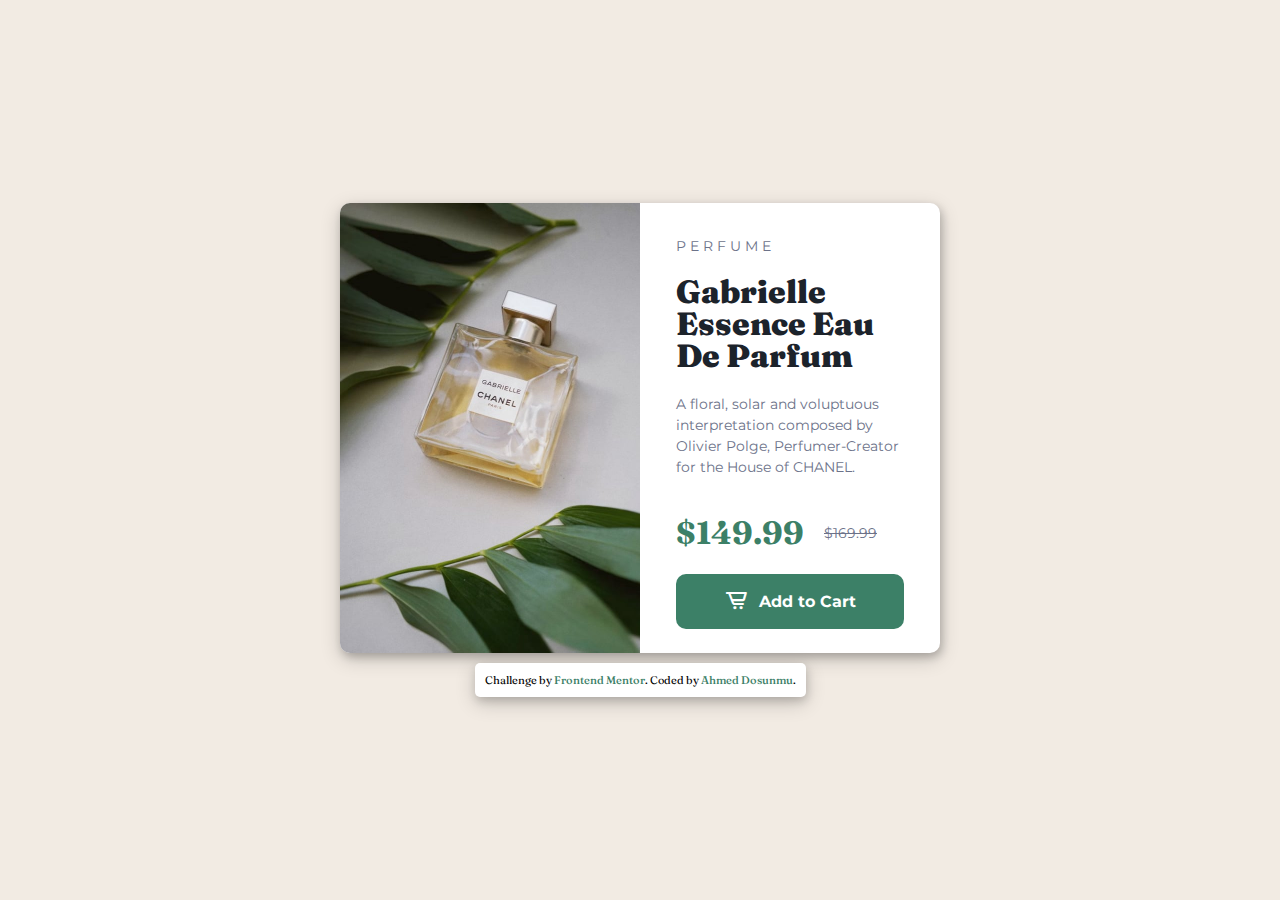
<file: Day-1/index.html>
<!DOCTYPE html>
<html lang="en">
  <head>
    <meta charset="UTF-8">
    <meta name="viewport" content="width=device-width, initial-scale=1.0"> <!-- displays site properly based on user's device -->
  
    <link rel="icon" type="image/png" sizes="32x32" href="./images/favicon-32x32.png">
    <link rel="stylesheet" href="style.css">
    <link href='https://unpkg.com/boxicons@2.1.4/css/boxicons.min.css' rel='stylesheet'> <!-- Imports icons from Boxicons website -->
    <link rel="preconnect" href="https://fonts.googleapis.com">
    <link rel="preconnect" href="https://fonts.gstatic.com" crossorigin>
    <link href="https://fonts.googleapis.com/css2?family=Fraunces:opsz,wght@9..144,700&display=swap" rel="stylesheet"> <!-- Imports 'Fraunces' font of font-weight 700 -->
    <link href="https://fonts.googleapis.com/css2?family=Montserrat:wght@500;700&display=swap" rel="stylesheet"> <!-- Imports 'Montserrat' font of font-weight 400 and 700 -->
    
   
    <title>Frontend Mentor | Product preview card component</title>
  
    <!-- Feel free to remove these styles or customise in your own stylesheet 👍 -->
  </head>
  <body>
    <main>
      <div class="container">
        <div class="wrapper">
  
          <div class="left">
            <img class="image img-desktop" src="images/image-product-desktop.jpg" alt="Gabrielle Chanel Perfume"> <!-- Image for desktop view -->
            <img class="image img-mobile" src="images/image-product-mobile.jpg" alt="Gabrielle Chanel Perfume"> <!--  Image for mobile view -->
          </div>
  
          <!-- End of image section -->
    
          <div class="right">
            <div class="content">
              <p class="hero">P E R F U M E</p>
              <h1 class="title"><b>Gabrielle Essence Eau De Parfum</b></h1>
              <p class="desc">
                A floral, solar and voluptuous interpretation composed by Olivier Polge, Perfumer-Creator for the House of CHANEL.
              </p>
    
              <div class="price">
                <h1 class="new-price">$149.99</h1>
                <p class="old-price">$169.99</p>
              </div>
            
              <a class="btn" href="#">
                <i class='bx bx-cart-alt bx-sm'></i>
                <span>Add to Cart</span>
              </a>
            </div>          
          </div>
        </div>
  
        <div class="attribution"> <!-- Copyright mark -->
          Challenge by <a href="https://www.frontendmentor.io?ref=challenge" target="_blank">Frontend Mentor</a>. Coded by <a href="https://twitter/DigitalDynamo24">Ahmed Dosunmu</a>.
        </div>
      </div>
  
      
    </main>
    
      
        
  </body>
</html>
</file>
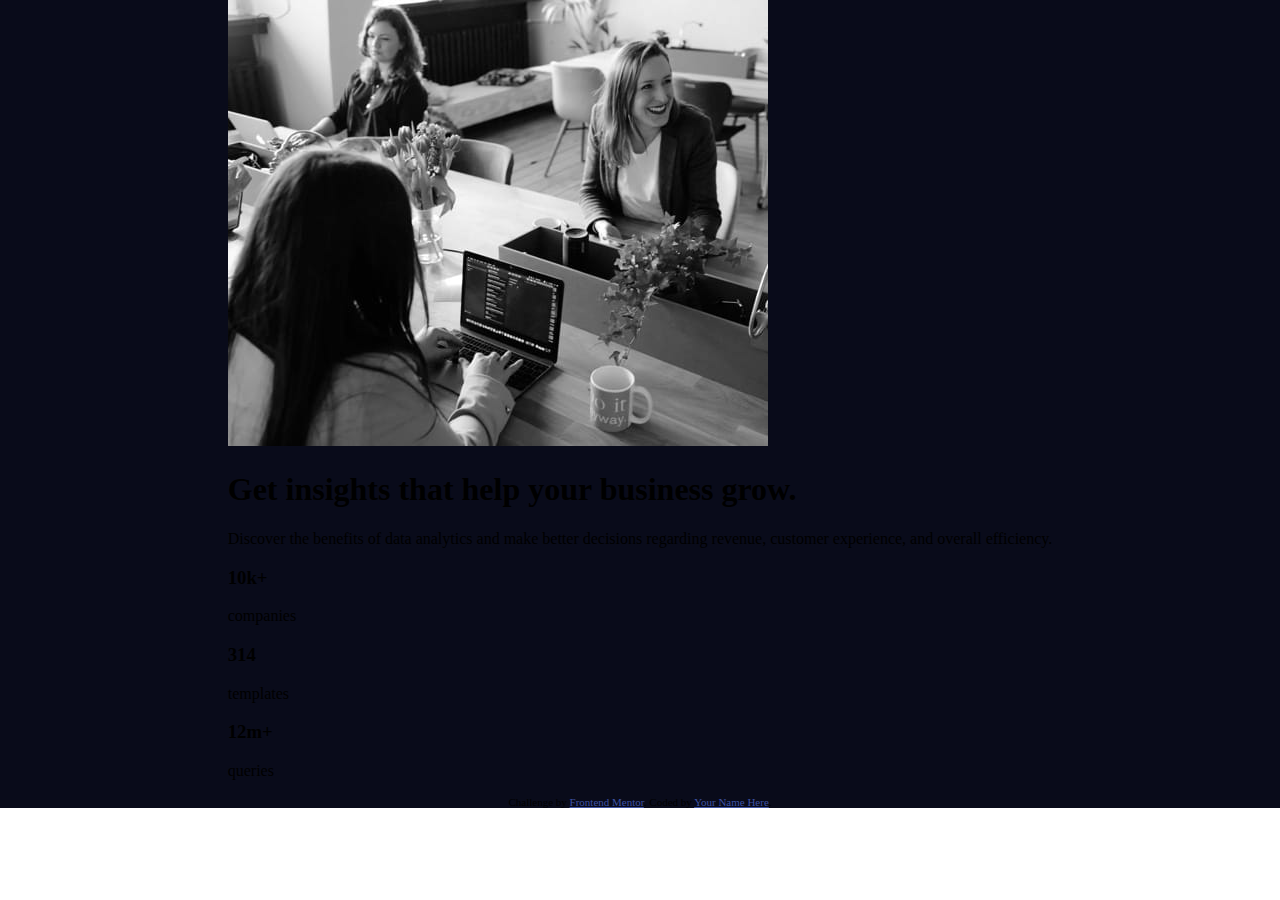
<file: Day-3/stats-preview-card-component-main/index.html>
<!DOCTYPE html>
<html lang="en">
<head>
  <meta charset="UTF-8">
  <meta name="viewport" content="width=device-width, initial-scale=1.0"> <!-- displays site properly based on user's device -->

  <link rel="icon" type="image/png" sizes="32x32" href="./images/favicon-32x32.png">
  <link rel="stylesheet" href="style.css">

  <link rel="preconnect" href="https://fonts.googleapis.com">
  <link rel="preconnect" href="https://fonts.gstatic.com" crossorigin>
  <link href="https://fonts.googleapis.com/css2?family=Outfit:wght@400;700&display=swap" rel="stylesheet">
  
  <title>Frontend Mentor | Stats preview card component</title>

  <!-- Feel free to remove these styles or customise in your own stylesheet 👍 -->
  <style>
    .attribution { font-size: 11px; text-align: center; }
    .attribution a { color: hsl(228, 45%, 44%); }
  </style>
</head>
<body>
  <main>
    <div class="container">
    
        <div class="right">
          <img src="images/image-header-desktop.jpg" alt="image-header">
        </div>
  
        <div class="left">
          <h1>Get insights that help your business grow.</h1>
  
          <p>
            Discover the benefits of data analytics and make better decisions regarding revenue, customer experience, and overall efficiency.
          </p>
  
          <div class="stats">
            <div class="stat1">
              <h3>10k+</h3>
              <p>companies</p>
            </div>
            <div class="stat2">
              <h3>314</h3>
              <p>templates</p>
            </div>
            <div class="stat3">
              <h3>12m+</h3>
              <p>queries</p>
            </div>
          </div>
        </div>

    </div>


    <div class="attribution">
      Challenge by <a href="https://www.frontendmentor.io?ref=challenge" target="_blank">Frontend Mentor</a>. 
      Coded by <a href="#">Your Name Here</a>.
    </div>
  </main>
</body>
</html>
</file>
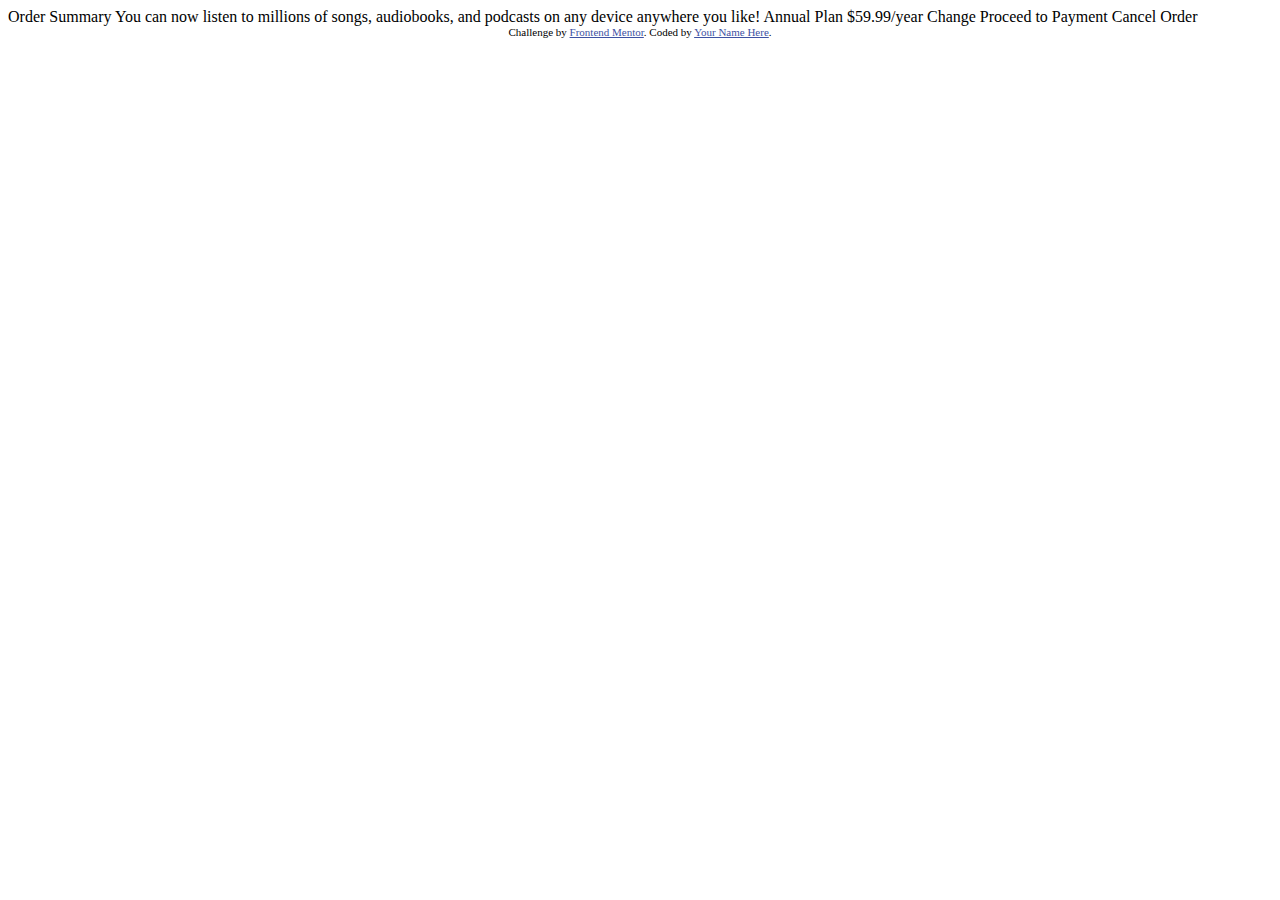
<file: Day-4/order-summary-component-main/index.html>
<!DOCTYPE html>
<html lang="en">
<head>
  <meta charset="UTF-8">
  <meta name="viewport" content="width=device-width, initial-scale=1.0"> <!-- displays site properly based on user's device -->

  <link rel="icon" type="image/png" sizes="32x32" href="./images/favicon-32x32.png">
  
  <title>Frontend Mentor | Order summary card</title>

  <!-- Feel free to remove these styles or customise in your own stylesheet 👍 -->
  <style>
    .attribution { font-size: 11px; text-align: center; }
    .attribution a { color: hsl(228, 45%, 44%); }
  </style>
</head>
<body>

  Order Summary

  You can now listen to millions of songs, audiobooks, and podcasts on any 
  device anywhere you like!

  Annual Plan
  $59.99/year

  Change

  Proceed to Payment
  Cancel Order
  
  <div class="attribution">
    Challenge by <a href="https://www.frontendmentor.io?ref=challenge" target="_blank">Frontend Mentor</a>. 
    Coded by <a href="#">Your Name Here</a>.
  </div>
</body>
</html>
</file>
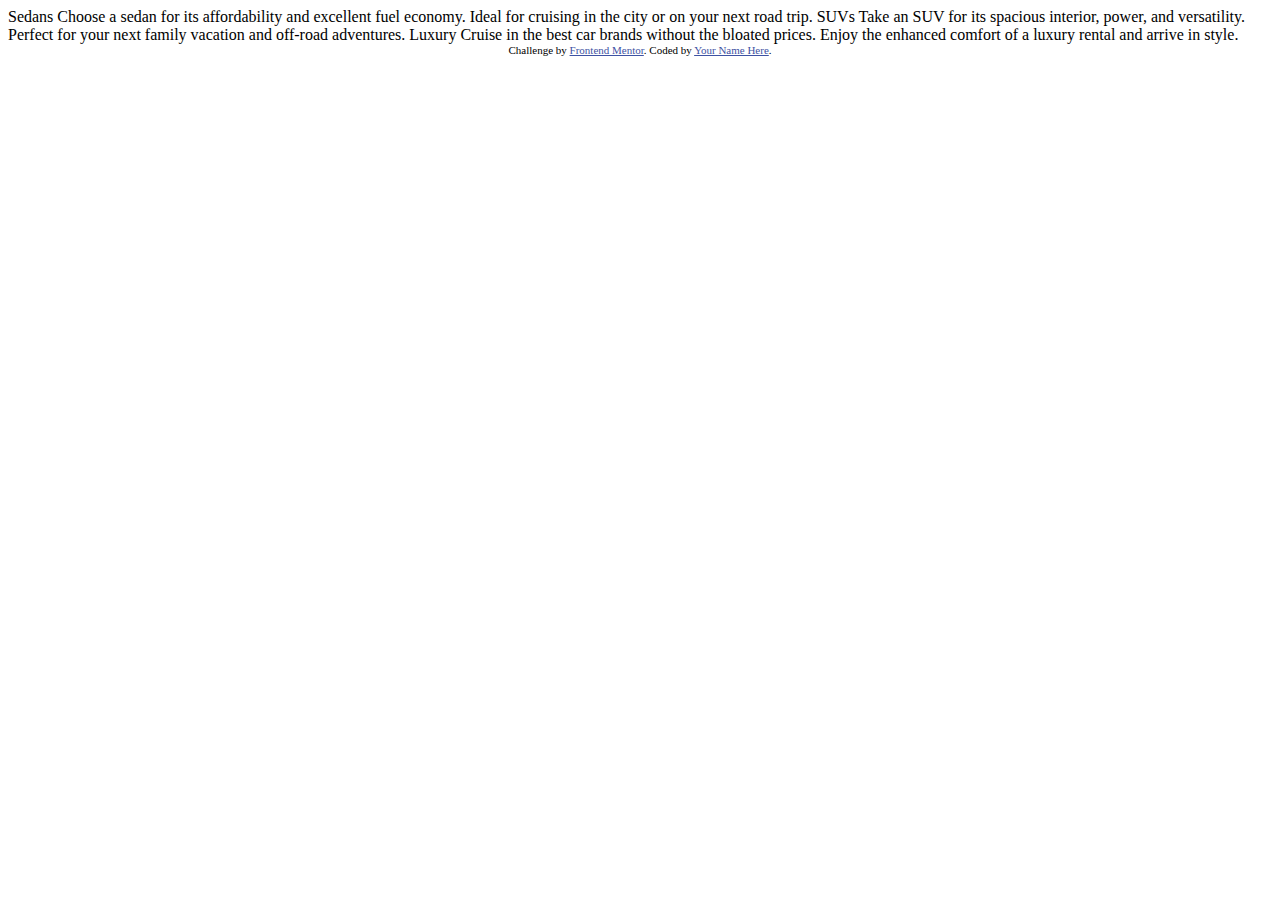
<file: Day-5/3-column-preview-card-component-main/index.html>
<!DOCTYPE html>
<html lang="en">
<head>
  <meta charset="UTF-8">
  <meta name="viewport" content="width=device-width, initial-scale=1.0"> <!-- displays site properly based on user's device -->

  <link rel="icon" type="image/png" sizes="32x32" href="./images/favicon-32x32.png">
  
  <title>Frontend Mentor | 3-column preview card component</title>

  <!-- Feel free to remove these styles or customise in your own stylesheet 👍 -->
  <style>
    .attribution { font-size: 11px; text-align: center; }
    .attribution a { color: hsl(228, 45%, 44%); }
  </style>
</head>
<body>
  
  Sedans
  Choose a sedan for its affordability and excellent fuel economy. Ideal for cruising in the city 
  or on your next road trip.

  SUVs
  Take an SUV for its spacious interior, power, and versatility. Perfect for your next family vacation 
  and off-road adventures.

  Luxury
  Cruise in the best car brands without the bloated prices. Enjoy the enhanced comfort of a luxury 
  rental and arrive in style.
  
  <div class="attribution">
    Challenge by <a href="https://www.frontendmentor.io?ref=challenge" target="_blank">Frontend Mentor</a>. 
    Coded by <a href="#">Your Name Here</a>.
  </div>
</body>
</html>
</file>
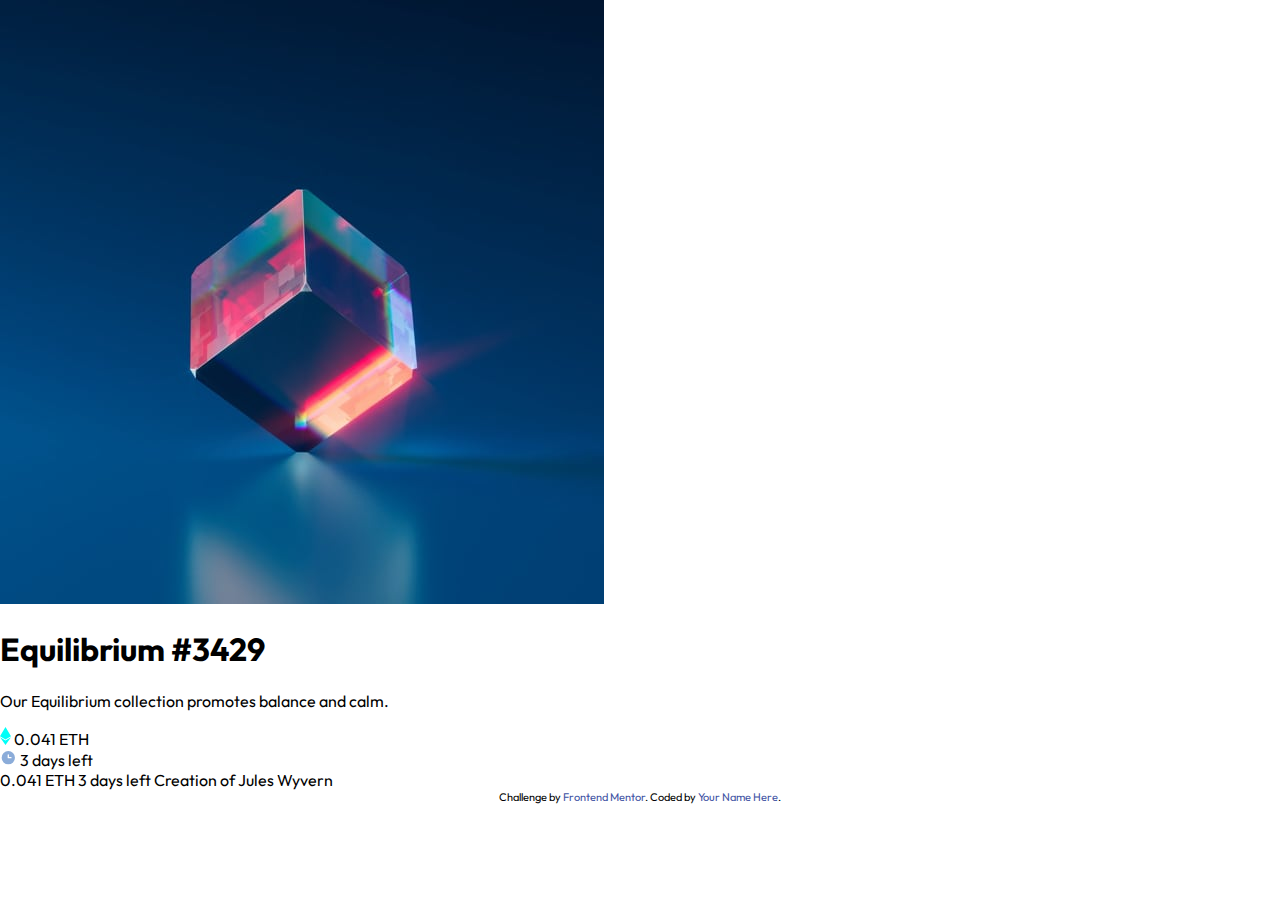
<file: Day-6/nft-preview-card-component-main/index.html>
<!DOCTYPE html>
<html lang="en">
<head>
  <meta charset="UTF-8">
  <meta name="viewport" content="width=device-width, initial-scale=1.0"> <!-- displays site properly based on user's device -->

  <link rel="icon" type="image/png" sizes="32x32" href="./images/favicon-32x32.png">
  <link rel="stylesheet" href="style.css">

  <link rel="preconnect" href="https://fonts.googleapis.com">
  <link rel="preconnect" href="https://fonts.gstatic.com" crossorigin>
  <link href="https://fonts.googleapis.com/css2?family=Outfit:wght@300;400;600&display=swap" rel="stylesheet">
  
  <title>Frontend Mentor | NFT preview card component</title>

</head>
<body>
  <div class="container">
    <img src="images/image-equilibrium.jpg" alt="Equilibrium image">

    <div class="content">
      <div class="title">
        <h1>Equilibrium #3429</h1>
      </div>

      <div class="desc">
        <p>Our Equilibrium collection promotes balance and calm.</p>
      </div>

      <div class="stamp">
        <span class="price"><img src="images/icon-ethereum.svg" alt="etherium icon"> 0.041 ETH</span>

        <div class="time">
          <span><img src="images/icon-clock.svg" alt="clock icon"> 3 days left</span>
        </div>
      </div>
    </div>
  </div>


  

  

  0.041 ETH
  3 days left
  
  Creation of Jules Wyvern

  <div class="attribution">
    Challenge by <a href="https://www.frontendmentor.io?ref=challenge" target="_blank">Frontend Mentor</a>. 
    Coded by <a href="#">Your Name Here</a>.
  </div>
</body>
</html>
</file>
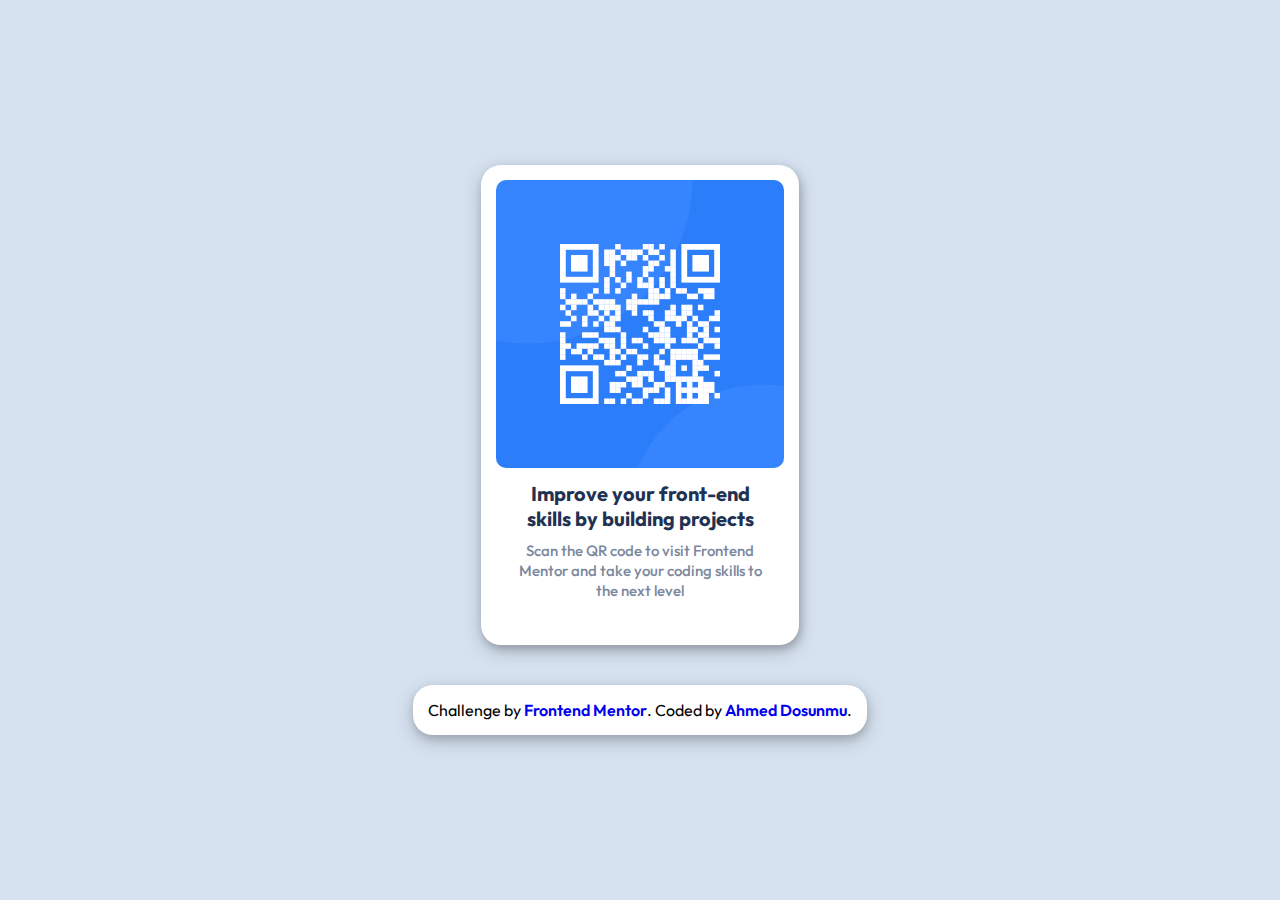
<file: Day-2/qr-code-component-main/qr-code-component-main/index.html>
<!DOCTYPE html>
<html lang="en">
  <head>
    <meta charset="UTF-8">
    <meta name="viewport" content="width=device-width, initial-scale=1.0"> <!-- displays site properly based on user's device -->
  
    <link rel="icon" type="image/png" sizes="32x32" href="./images/favicon-32x32.png">
    <link rel="stylesheet" href="style.css">
  
    <link rel="preconnect" href="https://fonts.googleapis.com">
    <link rel="preconnect" href="https://fonts.gstatic.com" crossorigin>
    <link href="https://fonts.googleapis.com/css2?family=Outfit:wght@400;700&display=swap" rel="stylesheet">
    
    <title>Frontend Mentor | QR code component</title>
  
    <!-- Feel free to remove these styles or customise in your own stylesheet 👍 -->
    
  </head>
  <body>
    <main>
      <div class="container">
        <div class="top">
          <img src="images/image-qr-code.png" alt="qr-code">
        </div>
        <div class="bottom">
          <h1 class="title">Improve your front-end skills by building projects</h1>
          <p>Scan the QR code to visit Frontend Mentor and take your coding skills to the next level</p>
        </div>
      </div>
  
      <div class="attribution">
        Challenge by <a href="https://www.frontendmentor.io?ref=challenge" target="_blank">Frontend Mentor</a>. 
        Coded by <a href="https://twitter/DigitalDynamo24">Ahmed Dosunmu</a>.
      </div>
    </main>
    </div>
  </body>
</html>
</file>
<file: Day-1/style.css>
@import 'images/image-product-mobile.jpg';

*, *::after, *::before {
    box-sizing: border-box;
}

:root {
    --main-bg-color : hsl(30, 38%, 92%);
    --card-bg-color : hsl(0, 0%, 100%);
    --dark-cyan : hsl(158, 36%, 37%);
    --link-hover-color : hsl(159, 36%, 30%);
    --primary-text-color : hsl(228, 12%, 48%);
    --heading-color : hsl(212, 21%, 14%);
}

body {
    margin: 0;
    font-family: 'Fraunces', sans-serif;
}

main {
    background: var(--main-bg-color);
    height: 100vh;
    width: 100% ;
    overflow: hidden;
}

.container {
    display: flex;
    flex-direction: column;
    gap: 10px;
    align-items: center;
    justify-content: center;
    height: 100%;
    width: 100%;
}

.wrapper {
    max-width: 600px;
    margin: 0 auto;
    display: flex;
    height: 450px;
    align-items: center;
    justify-content: center;
    background: var(--card-bg-color);
    border-radius: 10px;
    box-shadow: 2px 4px 8px 0 rgba(0, 0, 0, 0.2), 0 6px 20px 0 rgba(0, 0, 0, 0.19);
}

.wrapper .left {
    height: 100%;
    width: 50%;
    position: relative;
}

.wrapper .right {
    height: 100%;
    width: 50%;
    padding: 20px 36px;
}

.image.img-desktop {
    position: absolute;
    height: 100%;
    width: 100%;
    border-radius: 10px 0 0 10px;
}

.img-mobile {
    display: none;
}

.desc {
    line-height: 150%;
}

.wrapper .right .content {
    top: 0;
    height: 100%;
    width: 100%;
}

.wrapper .right .content h1 {
    font-family: var(--Fraunces);
    font-weight: 700;
}

.wrapper .right .content .title {
    line-height: 100%;
    color: var(--heading-color);
}

.wrapper .right .content p {
    font-size: 14px;
    font-family: 'Montserrat', sans-serif;
    color: var(--primary-text-color);
}

.price {
    display: flex;
    gap: 20px;
    align-items: center;
}

.new-price {
    color: var(--dark-cyan);
}

.old-price {
    text-decoration: line-through;
}

.btn {
    padding: 15px 20px;
    background: var(--dark-cyan);
    display: flex;
    text-decoration: none;
    gap: 10px;
    font-weight: bold;
    font-family: 'Montserrat', sans-serif;
    border-radius: 10px;
    color: var(--card-bg-color);
    width: 100%;
    align-items: center;
    justify-content: center;
}

.btn:hover {
    background: var(--link-hover-color);
}

.attribution {
    background: var(--card-bg-color);
    border-radius: 5px;
    padding: 10px;
    font-size: 11px; 
    text-align: center;
    box-shadow: 1px 4px 8px 0 rgba(0, 0, 0, 0.15), 0 6px 20px 0 rgba(0, 0, 0, 0.19);
}

.attribution a {
    text-decoration: none;
    font-weight: 500;
    color: var(--dark-cyan);
}

@media (max-width: 650px) {
    .container {
        padding: 15px;
        overflow-y: scroll;
    }
    .wrapper {
        flex-direction: column;
        max-width: 300px;
        height: 550px;
    }

    .wrapper .left {
        height: 40%;
        width: 100%;
    }

    .wrapper .right {        
        height: 60%;
        width: 100%;
    }

    .hero {
        margin-top: 0;
    }

    .img-desktop {
        display: none;
    }

    .img-mobile {
        display: block;
        border-radius: 10px 10px 0 0;
        height: 100%;
        width: 100%;
    }

    .wrapper .right {
        padding: 10px;
    }

    .wrapper .right .content {
        padding: 10px;
    }

    .wrapper .right .content p {
        font-size: 10px;
    }

    .wrapper .right .content h1 {
        font-size: 25px;
    }

    .btn {
        padding: 10px;
    }
}
</file>
<file: Day-3/stats-preview-card-component-main/style.css>
:root {
    --main-background : hsl(233, 47%, 7%);
    --card-background : hsl(244, 38%, 16%);
    --accent : hsl(277, 64%, 61%);
}

*,
*::before,
*::after {
    box-sizing: border-box;
}

body {
    margin: 0;
}

main {
    background: var(--main-background);
    display: flex;
    flex-direction: column;
    align-items: center;
}
</file>
<file: Day-6/nft-preview-card-component-main/style.css>
:root {
    --soft-blue : hsl(215, 51%, 70%);
    --cyan : hsl(178, 100%, 50%);
    
    --main-bg : hsl(217, 54%, 11%);
    --card-bg :  hsl(216, 50%, 16%);
    --line : hsl(215, 32%, 27%);
    --white : hsl(0, 0%, 100%);
    --link-color : hsl(228, 45%, 44%);
}

*,
*::before,
*::after {
    box-sizing: border-box;
}

body {
    margin: 0;
    padding: 0;
    font-family: 'Outfit', sans-serif;
}

.attribution {
    font-size: 11px;
    text-align: center;
}

.attribution a {
    font-weight: 400;
    text-decoration: none;
    color: var(--link-color);
}
</file>
<file: Day-2/qr-code-component-main/qr-code-component-main/style.css>
:root {
    --white : hsl(0, 0%, 100%);
    --light-gray : hsl(212, 45%, 89%);
    --grayish-blue : hsl(220, 15%, 55%);
    --dark-blue : hsl(218, 44%, 22%);
}

*,
*::before,
*::after {
    box-sizing: border-box;
    font-family: 'Outfit', sans-serif;
    padding: 0;
    margin: 0;
}

main {
    
    background: var(--light-gray);
    height: 100vh;
    width: 100%;
    display: flex;
    flex-direction: column;
    align-items: center;
    justify-content: center;
}

.container {
    background: var(--white);
    height: 480px;
    padding: 15px;
    width: 318px;
    display: flex;
    flex-direction: column;
    align-items: center;
    justify-content: center;
    border-radius: 20px;
    box-shadow: 2px 4px 8px 0 rgba(0, 0, 0, 0.2), 0 6px 20px 0 rgba(0, 0, 0, 0.19);
}

.top{
    height: 64%;
    width: 100%;
}

.top img {
    height: 100%;
    border-radius: 10px;
}

.bottom {
    height: 36%;
    padding: 13px;
    text-align: center;
}

.bottom .title {
    color: var(--dark-blue);
    font-size: 20px;
    line-height: 25px;
    font-weight: 700;
}

.bottom p {
    font-size: 15px;
    color: var(--grayish-blue);
    margin-top: 10px;
    line-height: 20px;
    font-weight: 500;
}

.attribution {
    margin-top: 40px;
    background: var(--white);
    padding: 15px;
    border-radius: 20px;
    box-shadow: 1px 4px 8px 0 rgba(0, 0, 0, 0.15), 0 6px 20px 0 rgba(0, 0, 0, 0.19);
}

.attribution a {
    text-decoration: none;
    font-weight: 600;
}
</file>
